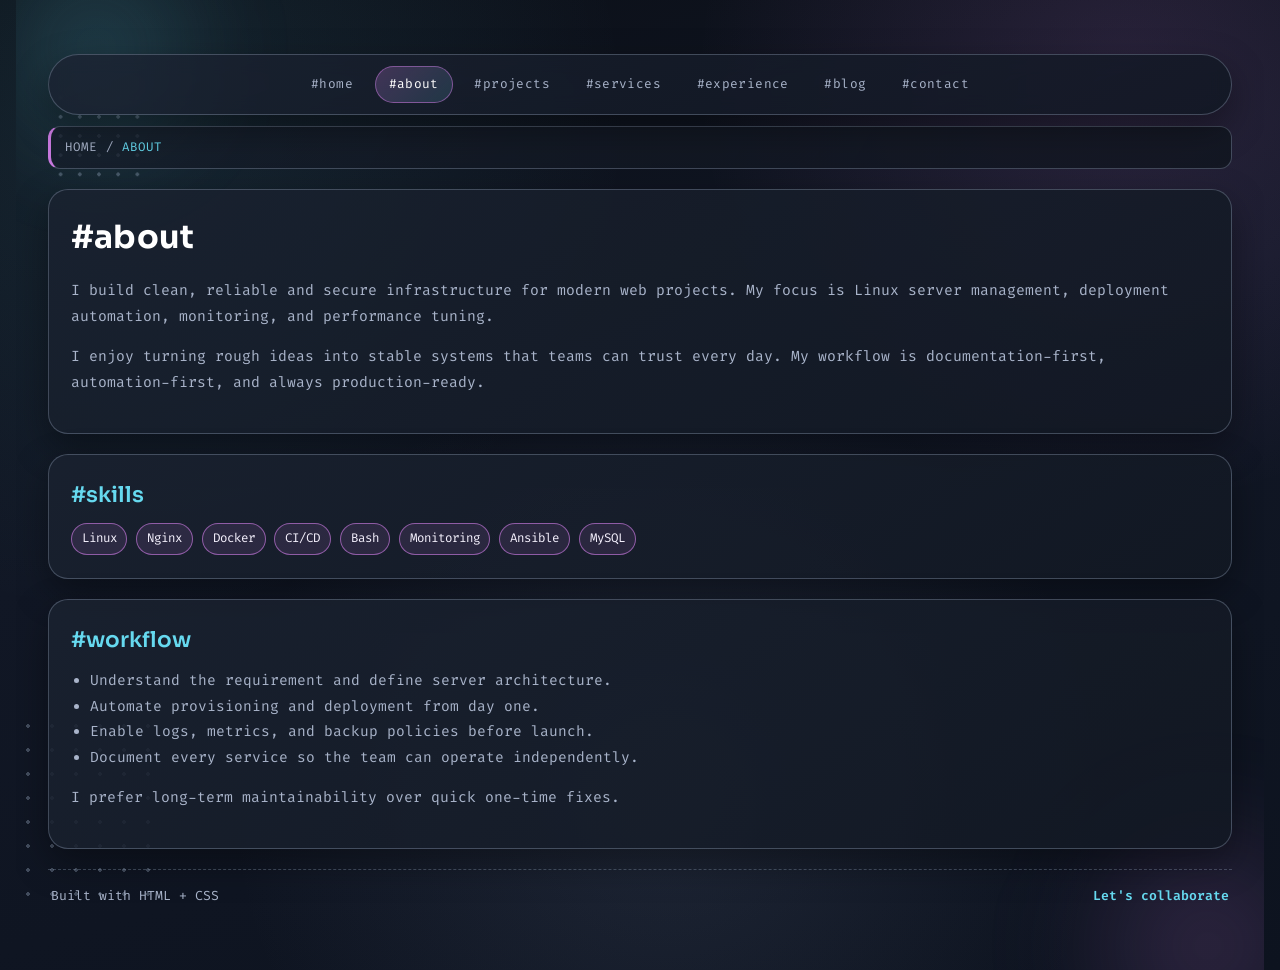
<file: about.html>
<!DOCTYPE html>
<html lang="en">
<head>
    <meta charset="UTF-8">
    <meta name="viewport" content="width=device-width, initial-scale=1.0">
    <link rel="stylesheet" href="style.css">
    <title>Portfolio | About</title>
</head>
<body>
    <main class="page page-content">
        <div class="dot-grid dot-grid-small dot-top-left" aria-hidden="true"></div>
        <div class="dot-grid dot-grid-left" aria-hidden="true"></div>

        <nav class="top-nav">
            <a href="index.html" class="nav-link">#home</a>
            <a href="about.html" class="nav-link active">#about</a>
            <a href="projects.html" class="nav-link">#projects</a>
            <a href="services.html" class="nav-link">#services</a>
            <a href="experience.html" class="nav-link">#experience</a>
            <a href="blog.html" class="nav-link">#blog</a>
            <a href="contact.html" class="nav-link">#contact</a>
        </nav>

        <header class="page-header-line">
            <p class="page-path">home / <span>about</span></p>
        </header>

        <section class="content-card">
            <h1 class="section-title">#about</h1>
            <p class="content-text">
                I build clean, reliable and secure infrastructure for modern web projects.
                My focus is Linux server management, deployment automation, monitoring, and
                performance tuning.
            </p>
            <p class="content-text">
                I enjoy turning rough ideas into stable systems that teams can trust every day.
                My workflow is documentation-first, automation-first, and always production-ready.
            </p>
        </section>

        <section class="content-card">
            <h2 class="section-subtitle">#skills</h2>
            <div class="chip-wrap">
                <span class="chip">Linux</span>
                <span class="chip">Nginx</span>
                <span class="chip">Docker</span>
                <span class="chip">CI/CD</span>
                <span class="chip">Bash</span>
                <span class="chip">Monitoring</span>
                <span class="chip">Ansible</span>
                <span class="chip">MySQL</span>
            </div>
        </section>

        <section class="content-card">
            <h2 class="section-subtitle">#workflow</h2>
            <ul class="bullet-list">
                <li>Understand the requirement and define server architecture.</li>
                <li>Automate provisioning and deployment from day one.</li>
                <li>Enable logs, metrics, and backup policies before launch.</li>
                <li>Document every service so the team can operate independently.</li>
            </ul>
            <p class="content-text muted">I prefer long-term maintainability over quick one-time fixes.</p>
        </section>

        <footer class="site-footer">
            <p>Built with HTML + CSS</p>
            <a href="contact.html" class="text-link">Let's collaborate</a>
        </footer>
    </main>
</body>
</html>
</file>
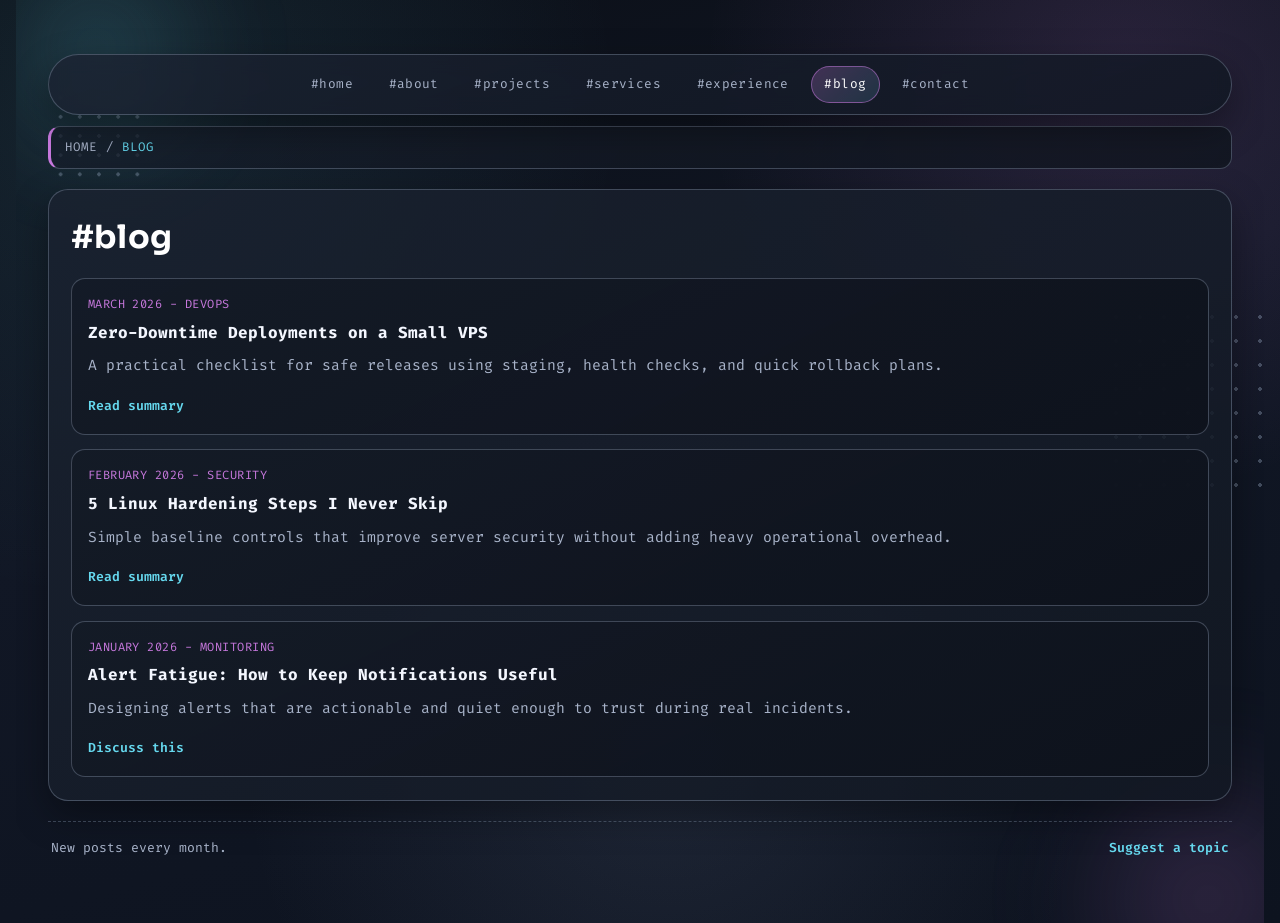
<file: blog.html>
<!DOCTYPE html>
<html lang="en">
<head>
    <meta charset="UTF-8">
    <meta name="viewport" content="width=device-width, initial-scale=1.0">
    <link rel="stylesheet" href="style.css">
    <title>Portfolio | Blog</title>
</head>
<body>
    <main class="page page-content">
        <div class="dot-grid dot-grid-small dot-top-left" aria-hidden="true"></div>
        <div class="dot-grid dot-grid-right" aria-hidden="true"></div>

        <nav class="top-nav">
            <a href="index.html" class="nav-link">#home</a>
            <a href="about.html" class="nav-link">#about</a>
            <a href="projects.html" class="nav-link">#projects</a>
            <a href="services.html" class="nav-link">#services</a>
            <a href="experience.html" class="nav-link">#experience</a>
            <a href="blog.html" class="nav-link active">#blog</a>
            <a href="contact.html" class="nav-link">#contact</a>
        </nav>

        <header class="page-header-line">
            <p class="page-path">home / <span>blog</span></p>
        </header>

        <section class="content-card">
            <h1 class="section-title">#blog</h1>
            <div class="blog-list">
                <article class="blog-post">
                    <p class="post-meta">March 2026 - DevOps</p>
                    <h2>Zero-Downtime Deployments on a Small VPS</h2>
                    <p class="content-text">A practical checklist for safe releases using staging, health checks, and quick rollback plans.</p>
                    <a href="projects.html" class="text-link">Read summary</a>
                </article>
                <article class="blog-post">
                    <p class="post-meta">February 2026 - Security</p>
                    <h2>5 Linux Hardening Steps I Never Skip</h2>
                    <p class="content-text">Simple baseline controls that improve server security without adding heavy operational overhead.</p>
                    <a href="services.html" class="text-link">Read summary</a>
                </article>
                <article class="blog-post">
                    <p class="post-meta">January 2026 - Monitoring</p>
                    <h2>Alert Fatigue: How to Keep Notifications Useful</h2>
                    <p class="content-text">Designing alerts that are actionable and quiet enough to trust during real incidents.</p>
                    <a href="contact.html" class="text-link">Discuss this</a>
                </article>
            </div>
        </section>

        <footer class="site-footer">
            <p>New posts every month.</p>
            <a href="contact.html" class="text-link">Suggest a topic</a>
        </footer>
    </main>
</body>
</html>
</file>
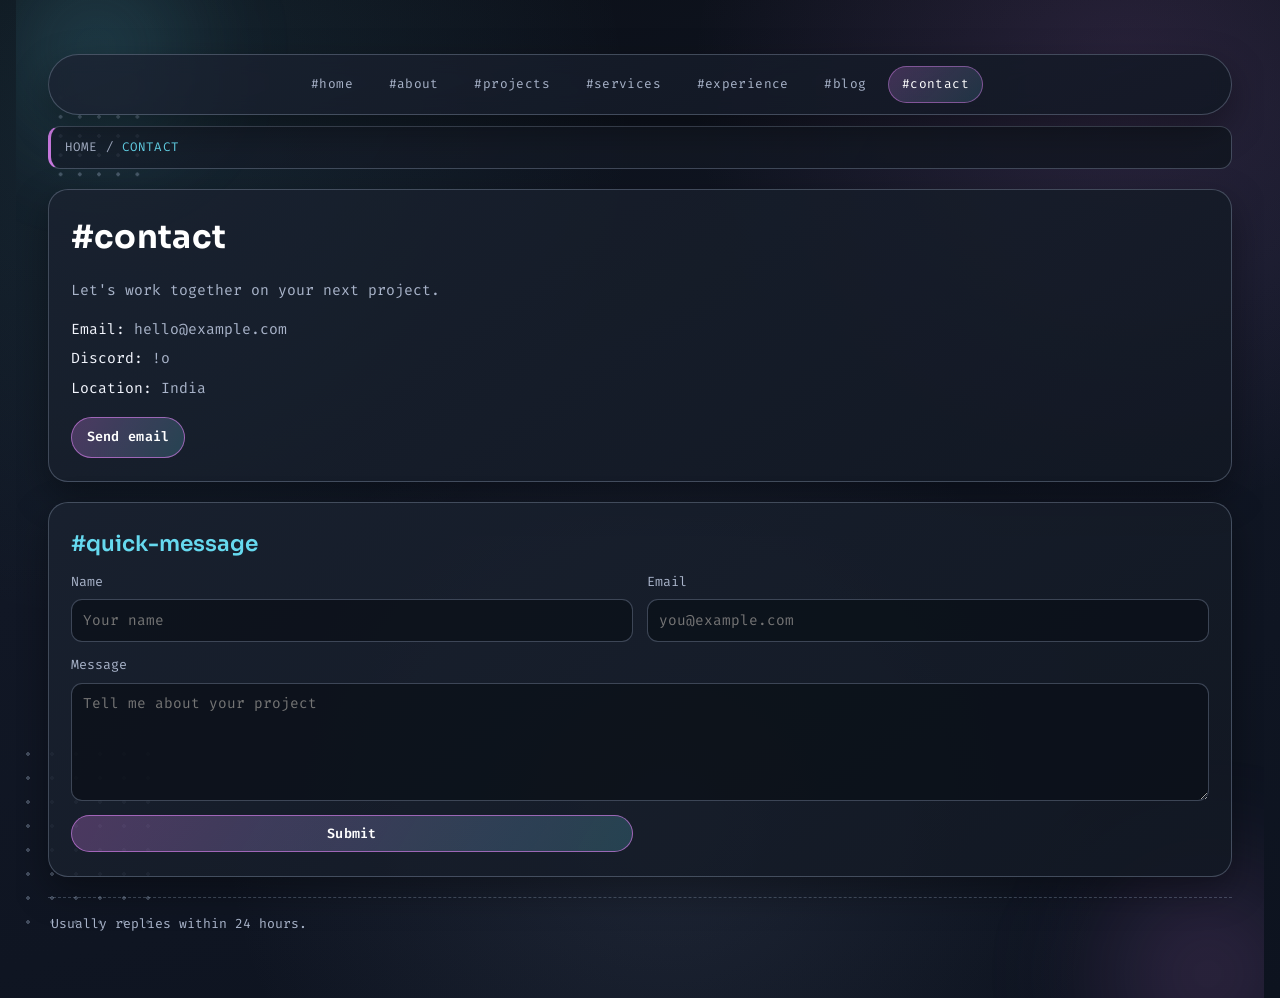
<file: contact.html>
<!DOCTYPE html>
<html lang="en">
<head>
    <meta charset="UTF-8">
    <meta name="viewport" content="width=device-width, initial-scale=1.0">
    <link rel="stylesheet" href="style.css">
    <title>Portfolio | Contact</title>
</head>
<body>
    <main class="page page-content">
        <div class="dot-grid dot-grid-small dot-top-left" aria-hidden="true"></div>
        <div class="dot-grid dot-grid-left" aria-hidden="true"></div>

        <nav class="top-nav">
            <a href="index.html" class="nav-link">#home</a>
            <a href="about.html" class="nav-link">#about</a>
            <a href="projects.html" class="nav-link">#projects</a>
            <a href="services.html" class="nav-link">#services</a>
            <a href="experience.html" class="nav-link">#experience</a>
            <a href="blog.html" class="nav-link">#blog</a>
            <a href="contact.html" class="nav-link active">#contact</a>
        </nav>

        <header class="page-header-line">
            <p class="page-path">home / <span>contact</span></p>
        </header>

        <section class="content-card">
            <h1 class="section-title">#contact</h1>
            <p class="content-text">Let's work together on your next project.</p>
            <ul class="contact-list">
                <li><span>Email:</span> hello@example.com</li>
                <li><span>Discord:</span> !o</li>
                <li><span>Location:</span> India</li>
            </ul>
            <a class="cta-link" href="mailto:hello@example.com">Send email</a>
        </section>

        <section class="content-card">
            <h2 class="section-subtitle">#quick-message</h2>
            <form class="form-grid" action="#">
                <label>
                    <span>Name</span>
                    <input type="text" class="form-control" placeholder="Your name">
                </label>
                <label>
                    <span>Email</span>
                    <input type="email" class="form-control" placeholder="you@example.com">
                </label>
                <label class="full">
                    <span>Message</span>
                    <textarea class="form-control" rows="5" placeholder="Tell me about your project"></textarea>
                </label>
                <button type="submit" class="cta-link">Submit</button>
            </form>
        </section>

        <footer class="site-footer">
            <p>Usually replies within 24 hours.</p>
        </footer>
    </main>
</body>
</html>
</file>
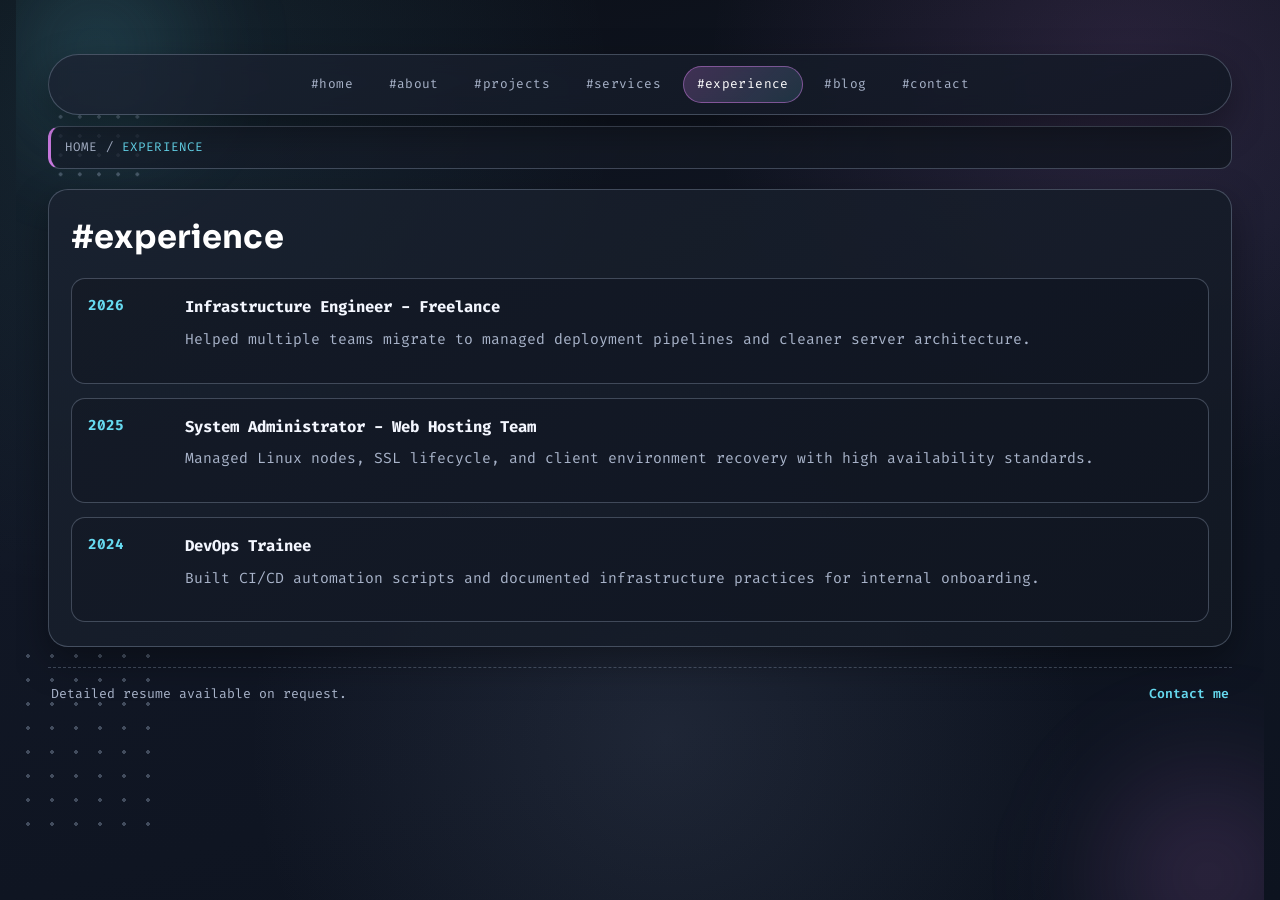
<file: experience.html>
<!DOCTYPE html>
<html lang="en">
<head>
    <meta charset="UTF-8">
    <meta name="viewport" content="width=device-width, initial-scale=1.0">
    <link rel="stylesheet" href="style.css">
    <title>Portfolio | Experience</title>
</head>
<body>
    <main class="page page-content">
        <div class="dot-grid dot-grid-small dot-top-left" aria-hidden="true"></div>
        <div class="dot-grid dot-grid-left" aria-hidden="true"></div>

        <nav class="top-nav">
            <a href="index.html" class="nav-link">#home</a>
            <a href="about.html" class="nav-link">#about</a>
            <a href="projects.html" class="nav-link">#projects</a>
            <a href="services.html" class="nav-link">#services</a>
            <a href="experience.html" class="nav-link active">#experience</a>
            <a href="blog.html" class="nav-link">#blog</a>
            <a href="contact.html" class="nav-link">#contact</a>
        </nav>

        <header class="page-header-line">
            <p class="page-path">home / <span>experience</span></p>
        </header>

        <section class="content-card">
            <h1 class="section-title">#experience</h1>
            <div class="timeline">
                <article class="timeline-item">
                    <div class="timeline-year">2026</div>
                    <div>
                        <h2>Infrastructure Engineer - Freelance</h2>
                        <p class="content-text">Helped multiple teams migrate to managed deployment pipelines and cleaner server architecture.</p>
                    </div>
                </article>
                <article class="timeline-item">
                    <div class="timeline-year">2025</div>
                    <div>
                        <h2>System Administrator - Web Hosting Team</h2>
                        <p class="content-text">Managed Linux nodes, SSL lifecycle, and client environment recovery with high availability standards.</p>
                    </div>
                </article>
                <article class="timeline-item">
                    <div class="timeline-year">2024</div>
                    <div>
                        <h2>DevOps Trainee</h2>
                        <p class="content-text">Built CI/CD automation scripts and documented infrastructure practices for internal onboarding.</p>
                    </div>
                </article>
            </div>
        </section>

        <footer class="site-footer">
            <p>Detailed resume available on request.</p>
            <a href="contact.html" class="text-link">Contact me</a>
        </footer>
    </main>
</body>
</html>
</file>
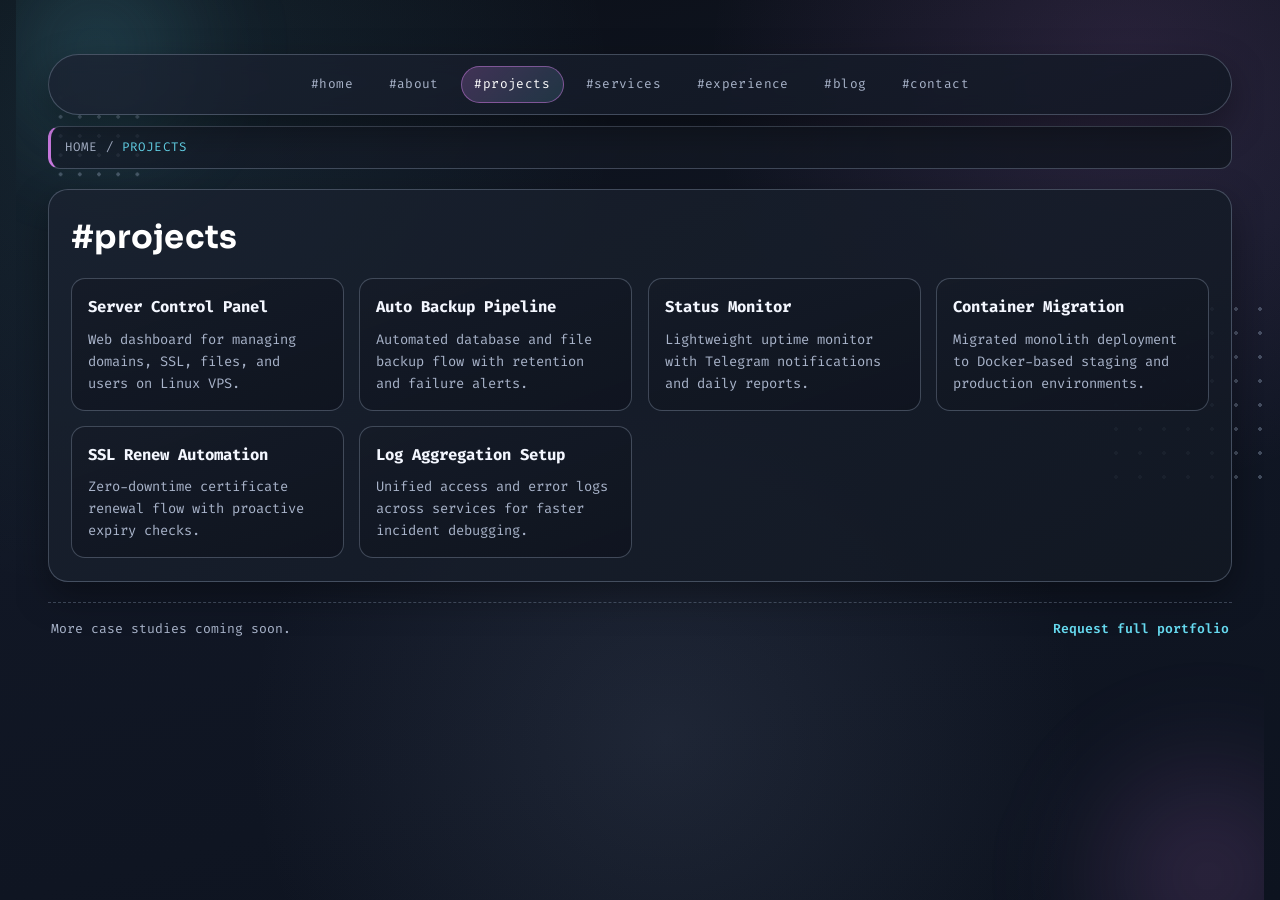
<file: projects.html>
<!DOCTYPE html>
<html lang="en">
<head>
    <meta charset="UTF-8">
    <meta name="viewport" content="width=device-width, initial-scale=1.0">
    <link rel="stylesheet" href="style.css">
    <title>Portfolio | Projects</title>
</head>
<body>
    <main class="page page-content">
        <div class="dot-grid dot-grid-small dot-top-left" aria-hidden="true"></div>
        <div class="dot-grid dot-grid-right" aria-hidden="true"></div>

        <nav class="top-nav">
            <a href="index.html" class="nav-link">#home</a>
            <a href="about.html" class="nav-link">#about</a>
            <a href="projects.html" class="nav-link active">#projects</a>
            <a href="services.html" class="nav-link">#services</a>
            <a href="experience.html" class="nav-link">#experience</a>
            <a href="blog.html" class="nav-link">#blog</a>
            <a href="contact.html" class="nav-link">#contact</a>
        </nav>

        <header class="page-header-line">
            <p class="page-path">home / <span>projects</span></p>
        </header>

        <section class="content-card">
            <h1 class="section-title">#projects</h1>
            <div class="project-grid">
                <article class="project-card">
                    <h2>Server Control Panel</h2>
                    <p>Web dashboard for managing domains, SSL, files, and users on Linux VPS.</p>
                </article>
                <article class="project-card">
                    <h2>Auto Backup Pipeline</h2>
                    <p>Automated database and file backup flow with retention and failure alerts.</p>
                </article>
                <article class="project-card">
                    <h2>Status Monitor</h2>
                    <p>Lightweight uptime monitor with Telegram notifications and daily reports.</p>
                </article>
                <article class="project-card">
                    <h2>Container Migration</h2>
                    <p>Migrated monolith deployment to Docker-based staging and production environments.</p>
                </article>
                <article class="project-card">
                    <h2>SSL Renew Automation</h2>
                    <p>Zero-downtime certificate renewal flow with proactive expiry checks.</p>
                </article>
                <article class="project-card">
                    <h2>Log Aggregation Setup</h2>
                    <p>Unified access and error logs across services for faster incident debugging.</p>
                </article>
            </div>
        </section>

        <footer class="site-footer">
            <p>More case studies coming soon.</p>
            <a href="contact.html" class="text-link">Request full portfolio</a>
        </footer>
    </main>
</body>
</html>
</file>
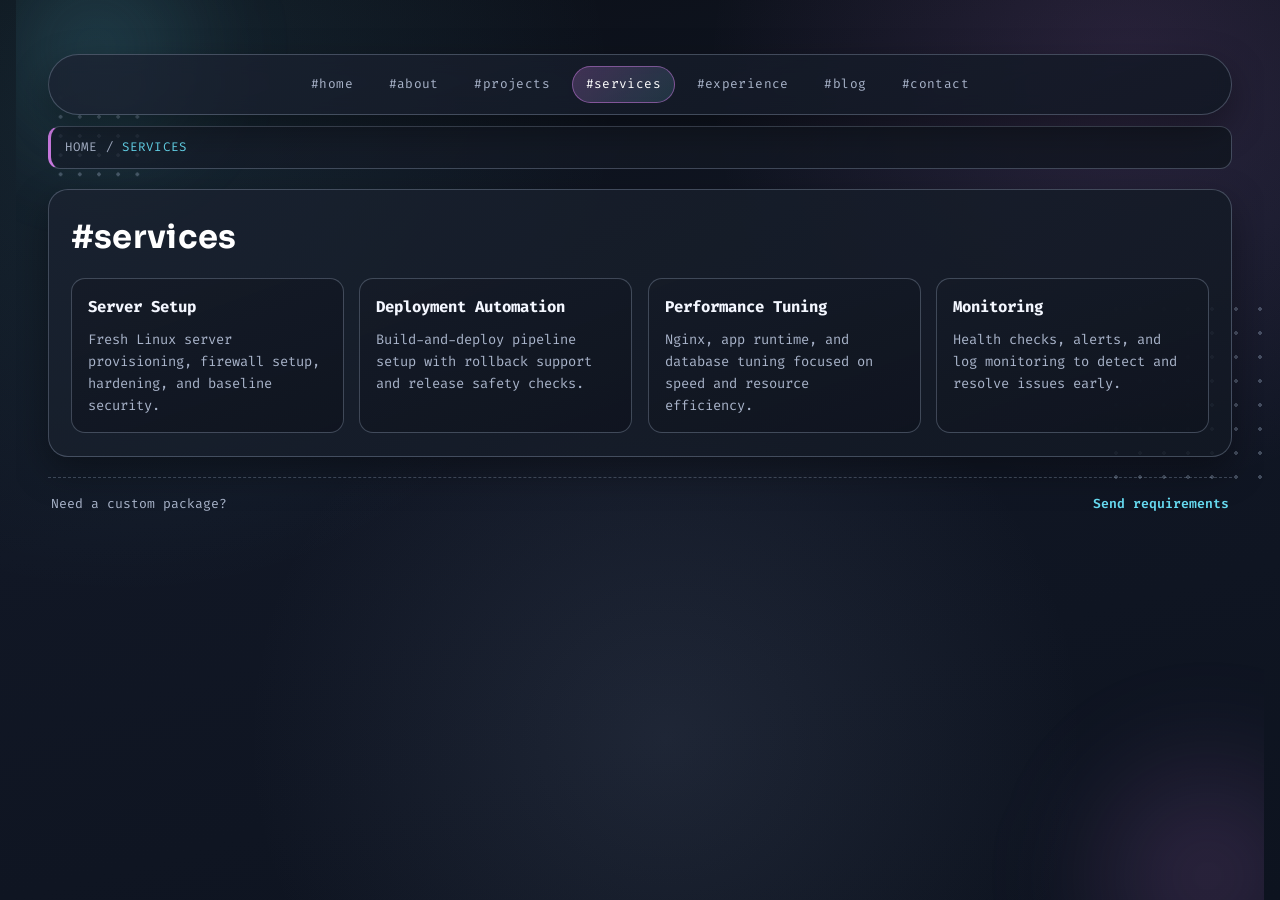
<file: services.html>
<!DOCTYPE html>
<html lang="en">
<head>
    <meta charset="UTF-8">
    <meta name="viewport" content="width=device-width, initial-scale=1.0">
    <link rel="stylesheet" href="style.css">
    <title>Portfolio | Services</title>
</head>
<body>
    <main class="page page-content">
        <div class="dot-grid dot-grid-small dot-top-left" aria-hidden="true"></div>
        <div class="dot-grid dot-grid-right" aria-hidden="true"></div>

        <nav class="top-nav">
            <a href="index.html" class="nav-link">#home</a>
            <a href="about.html" class="nav-link">#about</a>
            <a href="projects.html" class="nav-link">#projects</a>
            <a href="services.html" class="nav-link active">#services</a>
            <a href="experience.html" class="nav-link">#experience</a>
            <a href="blog.html" class="nav-link">#blog</a>
            <a href="contact.html" class="nav-link">#contact</a>
        </nav>

        <header class="page-header-line">
            <p class="page-path">home / <span>services</span></p>
        </header>

        <section class="content-card">
            <h1 class="section-title">#services</h1>
            <div class="project-grid">
                <article class="project-card">
                    <h2>Server Setup</h2>
                    <p>Fresh Linux server provisioning, firewall setup, hardening, and baseline security.</p>
                </article>
                <article class="project-card">
                    <h2>Deployment Automation</h2>
                    <p>Build-and-deploy pipeline setup with rollback support and release safety checks.</p>
                </article>
                <article class="project-card">
                    <h2>Performance Tuning</h2>
                    <p>Nginx, app runtime, and database tuning focused on speed and resource efficiency.</p>
                </article>
                <article class="project-card">
                    <h2>Monitoring</h2>
                    <p>Health checks, alerts, and log monitoring to detect and resolve issues early.</p>
                </article>
            </div>
        </section>

        <footer class="site-footer">
            <p>Need a custom package?</p>
            <a href="contact.html" class="text-link">Send requirements</a>
        </footer>
    </main>
</body>
</html>
</file>
<file: style.css>
@import url("https://fonts.googleapis.com/css2?family=Fira+Code:wght@400;500;600&family=Sora:wght@500;600;700;800&display=swap");

:root {
    --bg: #0f121a;
    --bg-soft: #171c27;
    --surface: rgba(23, 30, 42, 0.72);
    --surface-strong: rgba(26, 34, 48, 0.9);
    --primary: #c778dd;
    --primary-soft: rgba(199, 120, 221, 0.18);
    --secondary: #66d9ef;
    --text: #f4f7ff;
    --muted: #a9b4ca;
    --border: rgba(162, 176, 201, 0.32);
    --shadow-lg: 0 24px 64px rgba(0, 0, 0, 0.48);
    --shadow-md: 0 14px 36px rgba(0, 0, 0, 0.35);
    --radius-xl: 20px;
    --radius-lg: 14px;
    --radius-pill: 999px;
}

* {
    box-sizing: border-box;
}

html,
body {
    min-height: 100%;
}

body {
    margin: 0;
    color: var(--text);
    font-family: "Fira Code", "Consolas", monospace;
    background:
        radial-gradient(circle at 10% 12%, rgba(102, 217, 239, 0.1), transparent 35%),
        radial-gradient(circle at 88% 8%, rgba(199, 120, 221, 0.14), transparent 30%),
        radial-gradient(circle at 52% 82%, rgba(112, 127, 158, 0.16), transparent 42%),
        linear-gradient(165deg, #0b0f17 0%, #111725 45%, #0d131f 100%);
    line-height: 1.55;
}

::selection {
    background: rgba(199, 120, 221, 0.34);
    color: #ffffff;
}

a {
    color: inherit;
}

.page {
    position: relative;
    isolation: isolate;
    overflow-x: hidden;
    min-height: 100vh;
    padding: 2.5rem clamp(1rem, 2.8vw, 2rem) 4rem;
}

.page::before,
.page::after {
    content: "";
    position: absolute;
    z-index: -1;
    pointer-events: none;
    filter: blur(42px);
}

.page::before {
    width: 19rem;
    height: 19rem;
    top: -6.5rem;
    left: -4.5rem;
    background: radial-gradient(circle, rgba(102, 217, 239, 0.18), transparent 66%);
}

.page::after {
    width: 21rem;
    height: 21rem;
    right: -7rem;
    bottom: -9rem;
    background: radial-gradient(circle, rgba(199, 120, 221, 0.2), transparent 70%);
}

.page-content {
    max-width: 78rem;
    margin: 0 auto;
}

.top-nav {
    position: sticky;
    top: 0.9rem;
    z-index: 25;
    display: flex;
    flex-wrap: wrap;
    justify-content: center;
    gap: 0.5rem;
    max-width: 76.5rem;
    margin: 0 auto 1.6rem;
    padding: 0.68rem;
    border: 1px solid var(--border);
    border-radius: var(--radius-pill);
    background: linear-gradient(160deg, rgba(27, 34, 49, 0.78), rgba(17, 23, 35, 0.84));
    backdrop-filter: blur(10px);
    box-shadow: var(--shadow-md);
}

.nav-link {
    color: var(--muted);
    text-decoration: none;
    font-size: 0.8rem;
    letter-spacing: 0.03em;
    padding: 0.47rem 0.8rem;
    border-radius: var(--radius-pill);
    border: 1px solid transparent;
    transition: all 0.25s ease;
}

.nav-link:hover,
.nav-link.active {
    color: #ffffff;
    border-color: rgba(199, 120, 221, 0.52);
    background: linear-gradient(135deg, rgba(199, 120, 221, 0.25), rgba(102, 217, 239, 0.14));
}

.page-header-line {
    position: relative;
    z-index: 5;
    max-width: 76.5rem;
    margin: 0 auto 1.2rem;
    padding: 0.68rem 0.88rem;
    border: 1px solid var(--border);
    border-left: 3px solid var(--primary);
    border-radius: 12px;
    background: linear-gradient(120deg, rgba(22, 29, 42, 0.72), rgba(17, 22, 32, 0.84));
}

.page-path {
    margin: 0;
    color: var(--muted);
    font-size: 0.78rem;
    letter-spacing: 0.09em;
    text-transform: uppercase;
}

.page-path span {
    color: var(--secondary);
}

.title-block {
    position: relative;
    z-index: 2;
    max-width: 50rem;
    margin: 0 auto 2.2rem;
    text-align: center;
}

.title-block h1 {
    margin: 0;
    font-family: "Sora", "Fira Code", sans-serif;
    font-size: clamp(2.4rem, 7.6vw, 5rem);
    font-weight: 800;
    line-height: 1;
    letter-spacing: 0.02em;
}

.title-row {
    display: flex;
    align-items: center;
    justify-content: center;
    gap: clamp(0.8rem, 2.2vw, 2.2rem);
    margin-top: 1.1rem;
    flex-wrap: wrap;
}

.role {
    margin: 0;
    color: var(--primary);
    font-size: clamp(1.05rem, 2.4vw, 1.55rem);
    font-weight: 600;
}

.discord-handle {
    display: inline-flex;
    align-items: center;
    gap: 0.55rem;
    color: var(--muted);
    font-size: clamp(0.9rem, 2vw, 1.1rem);
    padding: 0.42rem 0.7rem;
    border: 1px solid var(--border);
    border-radius: var(--radius-pill);
    background: rgba(13, 18, 28, 0.7);
}

.discord-handle img {
    width: 1rem;
    height: 1rem;
}

.hero-frame {
    position: relative;
    z-index: 2;
    max-width: 76.5rem;
    margin: 0 auto;
    border: 1px solid rgba(199, 120, 221, 0.7);
    border-radius: var(--radius-xl);
    overflow: hidden;
    background: var(--surface-strong);
    box-shadow: var(--shadow-lg);
}

.domain-badge {
    position: absolute;
    top: 0;
    left: 50%;
    transform: translate(-50%, -50%);
    border: 1px solid rgba(199, 120, 221, 0.75);
    border-radius: 12px;
    background: linear-gradient(120deg, rgba(19, 25, 38, 0.93), rgba(24, 30, 44, 0.95));
    color: #ffffff;
    font-family: "Sora", "Fira Code", sans-serif;
    font-size: clamp(1.15rem, 3.3vw, 2rem);
    font-weight: 600;
    line-height: 1;
    padding: 0.62em 0.72em;
    white-space: nowrap;
    z-index: 3;
    box-shadow: 0 10px 30px rgba(0, 0, 0, 0.36);
}

.hero-image {
    display: block;
    width: 100%;
    height: auto;
}

.content-card {
    position: relative;
    z-index: 2;
    max-width: 76.5rem;
    margin: 1.25rem auto;
    padding: 1.45rem 1.35rem;
    border: 1px solid var(--border);
    border-radius: var(--radius-xl);
    background: linear-gradient(145deg, rgba(26, 34, 48, 0.86), rgba(18, 24, 35, 0.86));
    box-shadow: var(--shadow-md);
    transition: transform 0.25s ease, border-color 0.25s ease;
}

.content-card:hover {
    transform: translateY(-2px);
    border-color: rgba(199, 120, 221, 0.46);
}

.section-title {
    margin: 0 0 0.95rem;
    color: #ffffff;
    font-family: "Sora", "Fira Code", sans-serif;
    font-size: clamp(1.35rem, 3vw, 2rem);
    font-weight: 700;
    letter-spacing: 0.01em;
}

.section-subtitle {
    margin: 0 0 0.72rem;
    color: var(--secondary);
    font-family: "Sora", "Fira Code", sans-serif;
    font-size: clamp(1.04rem, 2.3vw, 1.35rem);
    font-weight: 600;
}

.content-text {
    margin: 0 0 0.88rem;
    color: var(--muted);
    line-height: 1.75;
    font-size: 0.92rem;
}

.muted {
    color: var(--muted);
}

.chip-wrap {
    display: flex;
    flex-wrap: wrap;
    gap: 0.55rem;
}

.chip {
    border: 1px solid rgba(199, 120, 221, 0.65);
    color: #f7f3ff;
    padding: 0.34rem 0.62rem;
    font-size: 0.78rem;
    border-radius: var(--radius-pill);
    background: rgba(199, 120, 221, 0.12);
}

.project-grid {
    display: grid;
    grid-template-columns: repeat(auto-fit, minmax(15.5rem, 1fr));
    gap: 0.95rem;
}

.project-card {
    border: 1px solid var(--border);
    border-radius: var(--radius-lg);
    padding: 1rem;
    background: linear-gradient(160deg, rgba(21, 27, 39, 0.86), rgba(15, 20, 31, 0.9));
    transition: transform 0.22s ease, border-color 0.22s ease, box-shadow 0.22s ease;
}

.project-card:hover {
    transform: translateY(-3px);
    border-color: rgba(102, 217, 239, 0.45);
    box-shadow: 0 12px 26px rgba(0, 0, 0, 0.32);
}

.project-card h2,
.project-card h3 {
    margin: 0 0 0.5rem;
    font-size: 0.98rem;
    color: var(--text);
}

.project-card p {
    margin: 0;
    color: var(--muted);
    font-size: 0.86rem;
    line-height: 1.6;
}

.bullet-list {
    margin: 0.2rem 0 0.9rem;
    color: var(--muted);
    padding-left: 1.2rem;
    line-height: 1.75;
    font-size: 0.91rem;
}

.contact-list {
    list-style: none;
    margin: 0.4rem 0 1.1rem;
    padding: 0;
}

.contact-list li {
    margin: 0.4rem 0;
    color: var(--muted);
    font-size: 0.92rem;
}

.contact-list span {
    color: var(--text);
}

.form-grid {
    display: grid;
    grid-template-columns: repeat(2, minmax(0, 1fr));
    gap: 0.85rem;
}

.form-grid label {
    display: flex;
    flex-direction: column;
    gap: 0.42rem;
    color: var(--muted);
    font-size: 0.83rem;
}

.form-grid .full {
    grid-column: 1 / -1;
}

.form-control {
    border: 1px solid rgba(151, 167, 194, 0.35);
    border-radius: 11px;
    background: rgba(11, 16, 24, 0.75);
    color: var(--text);
    padding: 0.68rem 0.72rem;
    font-family: inherit;
    font-size: 0.9rem;
    transition: border-color 0.2s ease, box-shadow 0.2s ease;
}

.form-control:focus-visible {
    outline: none;
    border-color: rgba(102, 217, 239, 0.62);
    box-shadow: 0 0 0 3px rgba(102, 217, 239, 0.18);
}

.cta-link {
    display: inline-flex;
    align-items: center;
    justify-content: center;
    gap: 0.35rem;
    border: 1px solid rgba(199, 120, 221, 0.72);
    border-radius: var(--radius-pill);
    background: linear-gradient(120deg, rgba(199, 120, 221, 0.3), rgba(102, 217, 239, 0.2));
    color: #ffffff;
    text-decoration: none;
    font-family: inherit;
    font-size: 0.84rem;
    font-weight: 600;
    letter-spacing: 0.02em;
    padding: 0.58rem 0.94rem;
    cursor: pointer;
    transition: transform 0.2s ease, box-shadow 0.2s ease;
}

.cta-link:hover {
    transform: translateY(-1px);
    box-shadow: 0 10px 22px rgba(0, 0, 0, 0.28);
}

.timeline {
    display: grid;
    gap: 0.88rem;
}

.timeline-item {
    display: grid;
    grid-template-columns: 5.2rem 1fr;
    gap: 0.9rem;
    border: 1px solid var(--border);
    border-radius: var(--radius-lg);
    padding: 1rem;
    background: linear-gradient(145deg, rgba(20, 26, 38, 0.88), rgba(16, 21, 33, 0.88));
}

.timeline-item h2 {
    margin: 0 0 0.45rem;
    font-size: 0.98rem;
    color: var(--text);
}

.timeline-year {
    color: var(--secondary);
    font-weight: 700;
    font-size: 0.9rem;
}

.site-footer {
    position: relative;
    z-index: 4;
    max-width: 76.5rem;
    margin: 1.1rem auto 0;
    padding: 1rem 0.2rem 0;
    border-top: 1px dashed rgba(151, 167, 194, 0.32);
    display: flex;
    justify-content: space-between;
    align-items: center;
    gap: 0.8rem;
    color: var(--muted);
    font-size: 0.82rem;
}

.site-footer p {
    margin: 0;
}

.text-link {
    color: var(--secondary);
    text-decoration: none;
    font-size: 0.82rem;
    font-weight: 600;
}

.text-link:hover {
    text-decoration: underline;
}

.blog-list {
    display: grid;
    gap: 0.9rem;
}

.blog-post {
    border: 1px solid var(--border);
    border-radius: var(--radius-lg);
    background: linear-gradient(155deg, rgba(20, 27, 39, 0.88), rgba(14, 18, 28, 0.9));
    padding: 1rem;
    transition: transform 0.22s ease, border-color 0.22s ease;
}

.blog-post:hover {
    transform: translateY(-2px);
    border-color: rgba(199, 120, 221, 0.46);
}

.blog-post h2 {
    margin: 0 0 0.5rem;
    color: var(--text);
    font-size: 1rem;
}

.post-meta {
    margin: 0 0 0.42rem;
    color: var(--primary);
    font-size: 0.75rem;
    letter-spacing: 0.04em;
    text-transform: uppercase;
}

.dot-grid {
    position: absolute;
    z-index: 1;
    --dot: rgba(170, 188, 214, 0.5);
    --step: 1.5rem;
    width: 12rem;
    height: 12rem;
    background-image: radial-gradient(circle, var(--dot) 1.7px, transparent 1.7px);
    background-size: var(--step) var(--step);
    opacity: 0.65;
    pointer-events: none;
}

.dot-grid-small {
    width: 6rem;
    height: 6rem;
    --step: 1.2rem;
}

.dot-top-left {
    top: 5.5rem;
    left: 2.2rem;
}

.dot-grid-left {
    left: -3rem;
    bottom: 4rem;
}

.dot-grid-right {
    right: -2rem;
    top: 33%;
}

.title-block,
.hero-frame,
.content-card,
.page-header-line {
    animation: fade-up 0.55s ease both;
}

@keyframes fade-up {
    from {
        opacity: 0;
        transform: translateY(10px);
    }

    to {
        opacity: 1;
        transform: translateY(0);
    }
}

@media (max-width: 980px) {
    .top-nav {
        border-radius: 16px;
        justify-content: flex-start;
        top: 0.6rem;
    }

    .page-header-line {
        padding: 0.58rem 0.75rem;
    }

    .title-block {
        margin-bottom: 1.8rem;
    }

    .dot-grid-right {
        right: -4rem;
        top: 46%;
    }

    .form-grid {
        grid-template-columns: 1fr;
    }

    .timeline-item {
        grid-template-columns: 1fr;
        gap: 0.4rem;
    }

    .site-footer {
        flex-direction: column;
        align-items: flex-start;
    }
}

@media (max-width: 700px) {
    .page {
        padding: 1.6rem 0.9rem 2.7rem;
    }

    .domain-badge {
        font-size: clamp(0.95rem, 5vw, 1.3rem);
        padding: 0.56em 0.62em;
    }

    .content-card {
        padding: 1.15rem 1rem;
    }

    .dot-grid-left,
    .dot-grid-right {
        width: 7.2rem;
        height: 7.2rem;
    }

    .dot-grid-left {
        left: -2.5rem;
        bottom: 1.2rem;
    }

    .dot-grid-right {
        right: -3.2rem;
        top: 58%;
    }
}

@media (max-width: 500px) {
    .nav-link {
        font-size: 0.76rem;
        padding: 0.42rem 0.68rem;
    }

    .page-path {
        font-size: 0.7rem;
    }

    .discord-handle {
        width: 100%;
        justify-content: center;
    }

    .project-grid {
        grid-template-columns: 1fr;
    }
}
</file>
